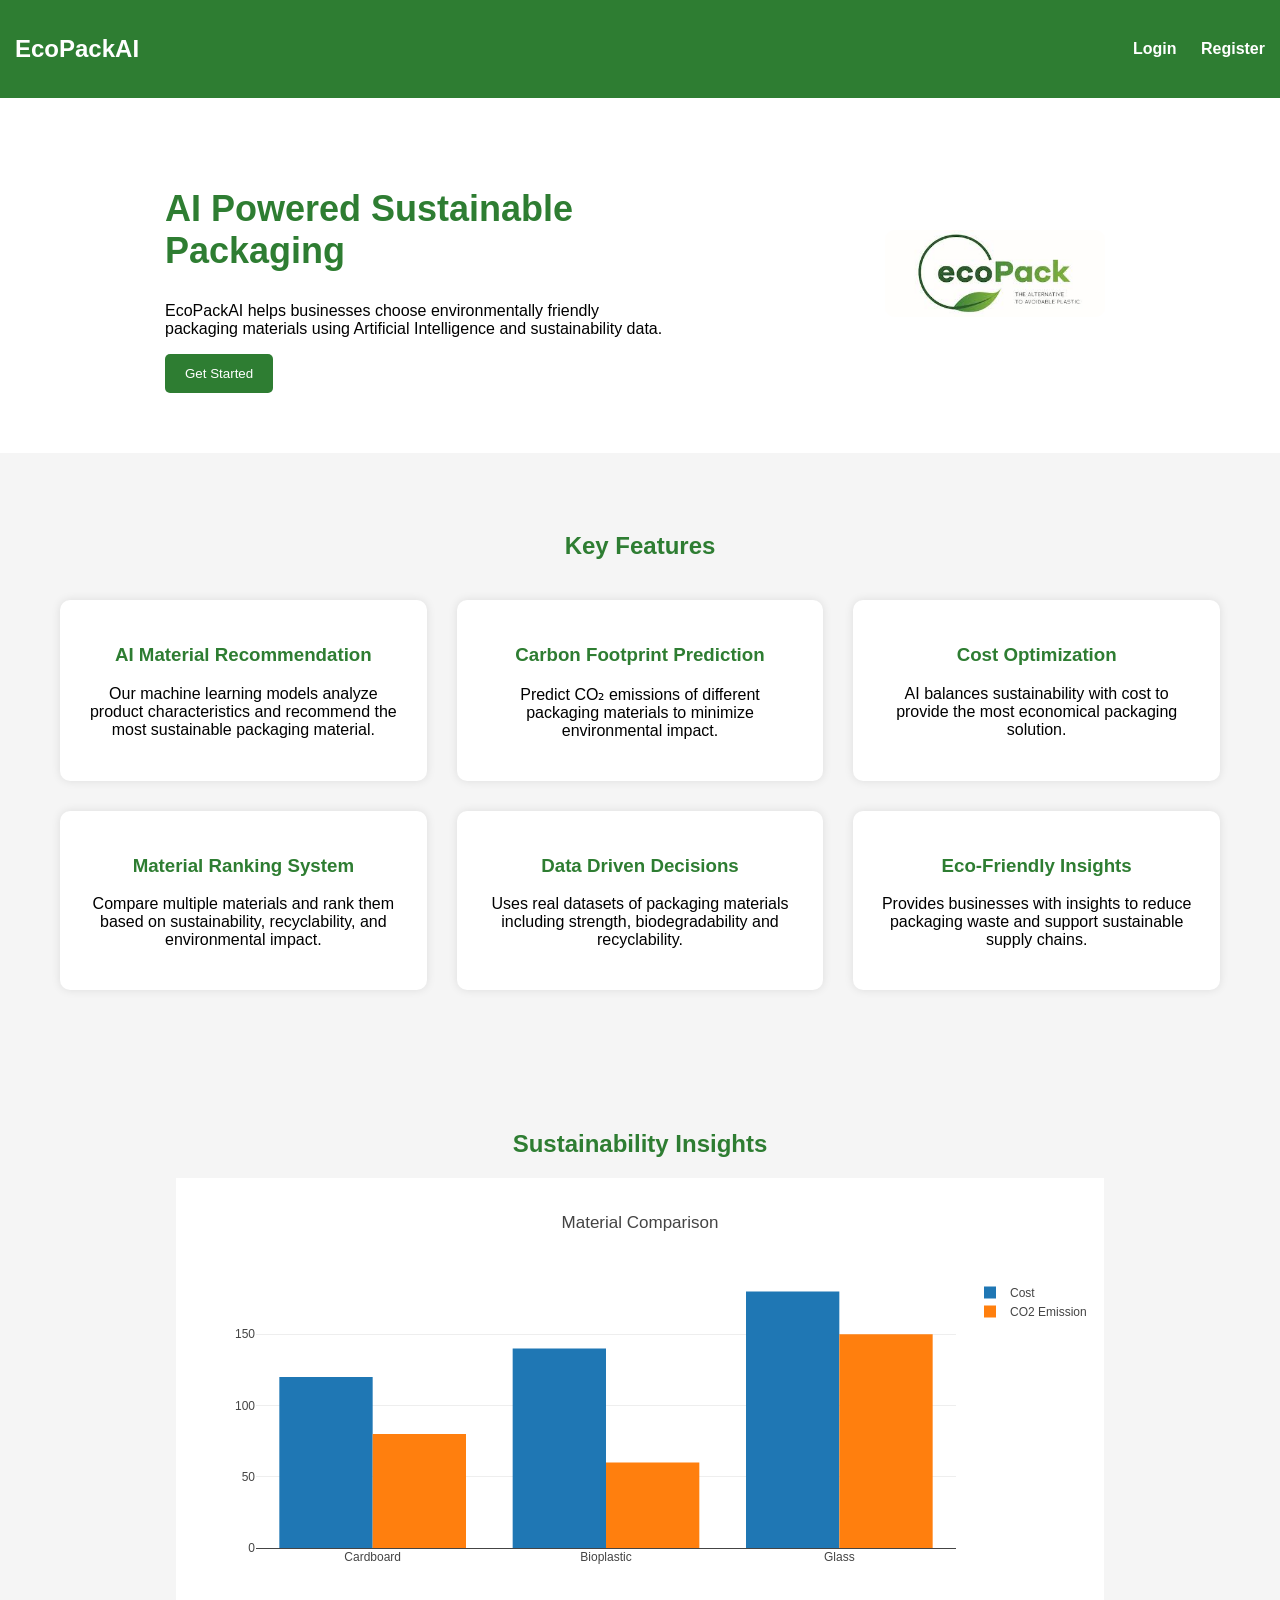
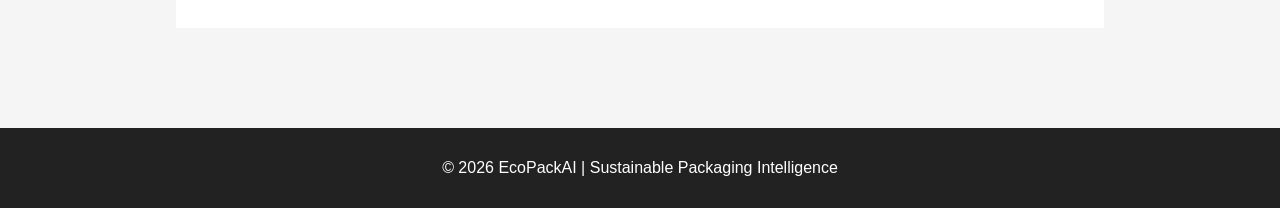
<file: EcoPackAI/templates/index.html>
<!DOCTYPE html>
<html lang="en">
<head>

<meta charset="UTF-8">
<title>EcoPackAI</title>

<script src="https://cdn.plot.ly/plotly-latest.min.js"></script>

<style>

body{
font-family: Arial;
margin:0;
background:#f5f5f5;
}

header{
background:#2e7d32;
color:white;
padding:15px;
display:flex;
justify-content:space-between;
align-items:center;
}

nav a{
color:white;
margin-left:20px;
text-decoration:none;
font-weight:bold;
}

.hero{
display:flex;
align-items:center;
justify-content:space-around;
padding:60px;
background:white;
}

.hero-text{
max-width:500px;
}

.hero-text h1{
font-size:36px;
color:#2e7d32;
}

.hero-images img{
width:220px;
margin:10px;
border-radius:10px;
}

.features{
padding:60px;
text-align:center;
}

.features h2{
color:#2e7d32;
margin-bottom:40px;
}

.feature-grid{
display:grid;
grid-template-columns:repeat(3,1fr);
gap:30px;
}

.feature{
background:white;
padding:25px;
border-radius:10px;
box-shadow:0 0 10px rgba(0,0,0,0.1);
}

.feature h3{
color:#2e7d32;
}

footer{
background:#222;
color:white;
text-align:center;
padding:15px;
margin-top:40px;
}

button{
padding:12px 20px;
background:#2e7d32;
border:none;
color:white;
border-radius:5px;
cursor:pointer;
}

</style>

</head>

<body>

<header>

<h2>EcoPackAI</h2>

<nav>
<a href="/login">Login</a>
<a href="/register">Register</a>
</nav>

</header>


<section class="hero">

<div class="hero-text">

<h1>AI Powered Sustainable Packaging</h1>

<p>
EcoPackAI helps businesses choose environmentally friendly packaging materials
using Artificial Intelligence and sustainability data.
</p>

<a href="/register">
<button>Get Started</button>
</a>

</div>


<div class="hero-images">

<img src="[data-uri]">

</div>

</section>


<section class="features">

<h2>Key Features</h2>

<div class="feature-grid">

<div class="feature">
<h3>AI Material Recommendation</h3>
<p>
Our machine learning models analyze product characteristics and recommend
the most sustainable packaging material.
</p>
</div>

<div class="feature">
<h3>Carbon Footprint Prediction</h3>
<p>
Predict CO₂ emissions of different packaging materials to minimize
environmental impact.
</p>
</div>

<div class="feature">
<h3>Cost Optimization</h3>
<p>
AI balances sustainability with cost to provide the most economical
packaging solution.
</p>
</div>

<div class="feature">
<h3>Material Ranking System</h3>
<p>
Compare multiple materials and rank them based on sustainability,
recyclability, and environmental impact.
</p>
</div>

<div class="feature">
<h3>Data Driven Decisions</h3>
<p>
Uses real datasets of packaging materials including strength,
biodegradability and recyclability.
</p>
</div>

<div class="feature">
<h3>Eco-Friendly Insights</h3>
<p>
Provides businesses with insights to reduce packaging waste and
support sustainable supply chains.
</p>
</div>

</div>

</section>


<section style="padding:60px; text-align:center;">

<h2 style="color:#2e7d32;">Sustainability Insights</h2>

<div id="chart" style="width:80%; margin:auto;"></div>

</section>


<footer>

<p>© 2026 EcoPackAI | Sustainable Packaging Intelligence</p>

</footer>



<script>

var materials = ["Cardboard", "Bioplastic", "Glass"];
var cost = [120, 140, 180];
var co2 = [80, 60, 150];

var trace1 = {
    x: materials,
    y: cost,
    name: 'Cost',
    type: 'bar'
};

var trace2 = {
    x: materials,
    y: co2,
    name: 'CO2 Emission',
    type: 'bar'
};

var data = [trace1, trace2];

var layout = {
    title: "Material Comparison",
    barmode: 'group'
};

Plotly.newPlot('chart', data, layout);

</script>

</body>
</html>
</file>
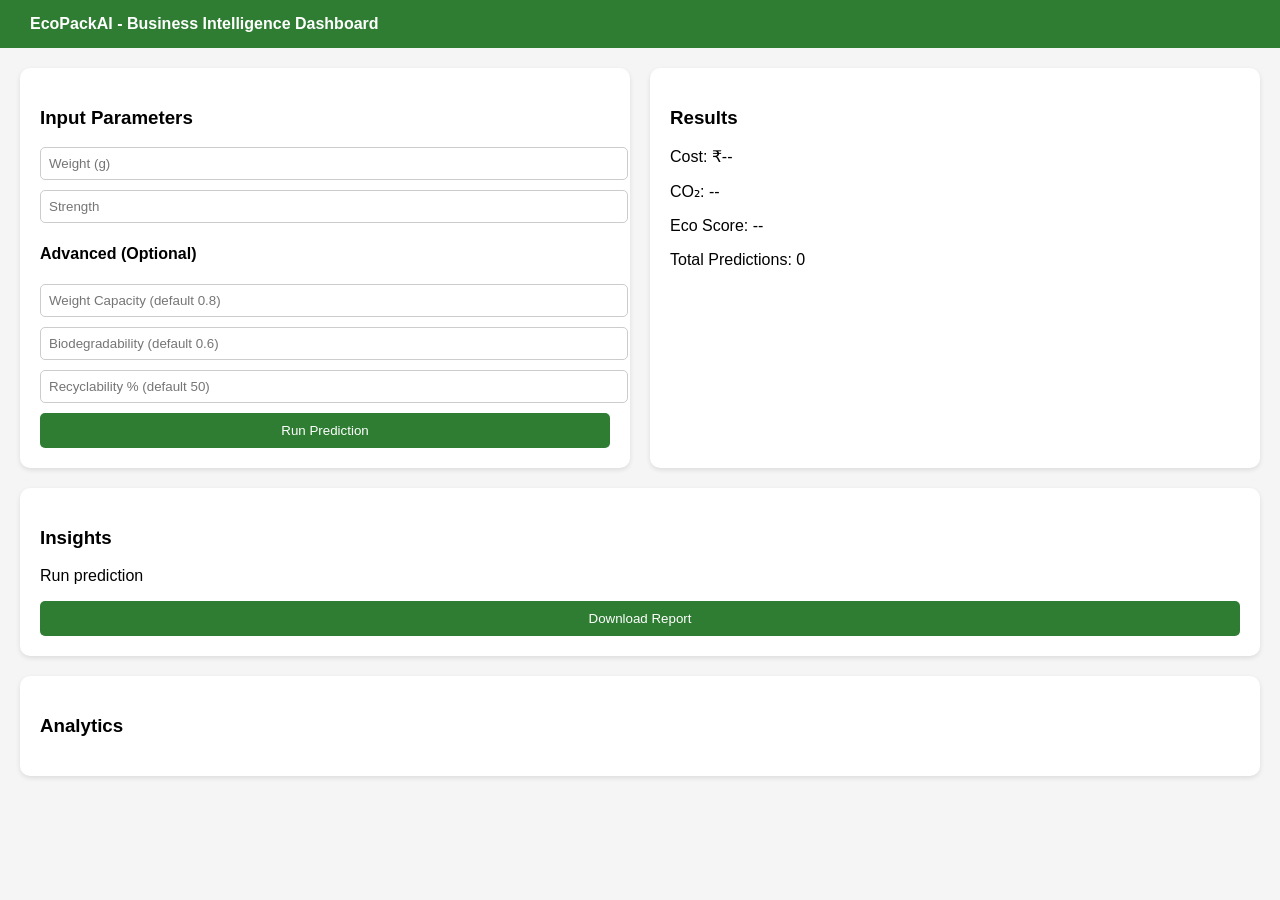
<file: ecopackai_dataset/templates/index.html>
<!DOCTYPE html>
<html lang="en">
<head>
<meta charset="UTF-8">
<meta name="viewport" content="width=device-width, initial-scale=1.0">
<title>EcoPackAI Dashboard</title>

<script src="https://cdn.plot.ly/plotly-latest.min.js"></script>

<style>
body { font-family: Arial; margin:0; background:#f5f5f5; }
header { padding:15px 30px; background:#2e7d32; color:#fff; font-weight:bold; }
.container { display:grid; grid-template-columns:1fr 1fr; gap:20px; padding:20px; }
.card { background:#fff; padding:20px; border-radius:10px; box-shadow:0 2px 5px rgba(0,0,0,0.1);}
button { width:100%; padding:10px; background:#2e7d32; color:#fff; border:none; border-radius:5px; cursor:pointer; }
button:hover { background:#256428; }
.input-group { margin-bottom:10px; }
input { width:100%; padding:8px; border:1px solid #ccc; border-radius:5px; }
.insights, .charts { grid-column: span 2; }
</style>
</head>

<body>

<header>EcoPackAI - Business Intelligence Dashboard</header>

<div class="container">

<!-- INPUT -->
<div class="card">
<h3>Input Parameters</h3>

<div class="input-group">
<input id="weight" type="number" placeholder="Weight (g)">
</div>

<div class="input-group">
<input id="strength" type="number" placeholder="Strength">
</div>

<!-- OPTIONAL ADVANCED INPUTS -->
<h4>Advanced (Optional)</h4>

<div class="input-group">
<input id="capacity" type="number" placeholder="Weight Capacity (default 0.8)">
</div>

<div class="input-group">
<input id="biodeg" type="number" placeholder="Biodegradability (default 0.6)">
</div>

<div class="input-group">
<input id="recycle" type="number" placeholder="Recyclability % (default 50)">
</div>

<button onclick="predict()">Run Prediction</button>
</div>

<!-- OUTPUT -->
<div class="card">
<h3>Results</h3>
<p>Cost: ₹<span id="cost">--</span></p>
<p>CO₂: <span id="co2">--</span></p>
<p>Eco Score: <span id="eco">--</span></p>
<p>Total Predictions: <span id="count">0</span></p>
</div>

<!-- INSIGHTS -->
<div class="card insights">
<h3>Insights</h3>
<p id="insight">Run prediction</p>
<button onclick="downloadReport()">Download Report</button>
</div>

<!-- CHARTS -->
<div class="card charts">
<h3>Analytics</h3>
<div id="chart1"></div>
<div id="chart2"></div>
</div>

</div>

<script>

let historyData = [];

async function predict() {

  const weight = document.getElementById('weight').value;
  const strength = document.getElementById('strength').value;

  // Optional inputs
  const capacity = document.getElementById('capacity').value || 0.8;
  const biodeg = document.getElementById('biodeg').value || 0.6;
  const recycle = document.getElementById('recycle').value || 50;

  if (!weight || !strength) {
    alert("Please enter weight and strength");
    return;
  }

  const res = await fetch('/predict', {
    method: 'POST',
    headers: { 'Content-Type': 'application/json' },
    body: JSON.stringify({
      weight,
      strength,
      weight_capacity: capacity,
      biodegradability: biodeg,
      recyclability: recycle
    })
  });

  const data = await res.json();

  if (data.error) {
    alert(data.error);
    return;
  }

  const result = data.data;

  document.getElementById('cost').innerText = result.predicted_cost.toFixed(2);
  document.getElementById('co2').innerText = result.predicted_co2.toFixed(0);

  let eco = Math.max(0, 100 - (result.predicted_co2 / 1000 + result.predicted_cost));
  document.getElementById('eco').innerText = eco.toFixed(2);

  historyData.push({
    cost: result.predicted_cost,
    co2: result.predicted_co2
  });

  document.getElementById('count').innerText = historyData.length;

  document.getElementById('insight').innerText =
    result.predicted_co2 > 60000
      ? "High carbon impact. Switch to eco-friendly materials."
      : result.predicted_co2 > 30000
      ? "Moderate sustainability. Optimization possible."
      : "Excellent sustainable choice.";

  updateCharts();
}

function updateCharts() {
  const cost = historyData.map(x => x.cost);
  const co2 = historyData.map(x => x.co2);

  Plotly.react('chart1', [{ y: cost, type: 'scatter' }], { title: 'Cost Trend' });
  Plotly.react('chart2', [{ y: co2, type: 'bar' }], { title: 'CO₂ Trend' });
}

function downloadReport() {
  const content = `EcoPackAI Report

Total Predictions: ${historyData.length}

Data:
${JSON.stringify(historyData, null, 2)}`;

  const blob = new Blob([content], { type: 'text/plain' });
  const a = document.createElement('a');
  a.href = URL.createObjectURL(blob);
  a.download = 'EcoPackAI_Report.txt';
  a.click();
}

</script>

</body>
</html>
</file>
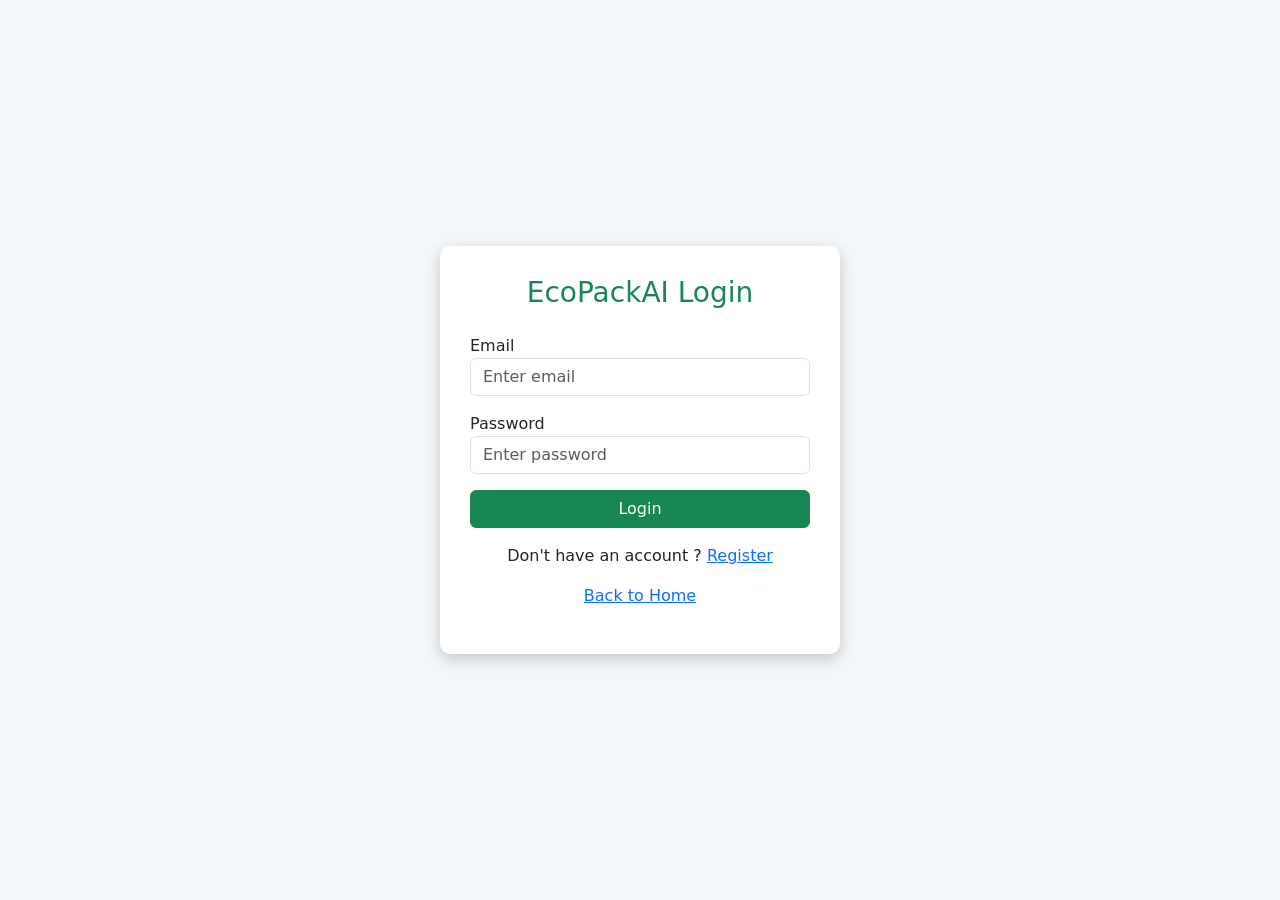
<file: EcoPackAI/templates/login.html>
<!DOCTYPE html>
<html lang="en">

<head>

<meta charset="UTF-8">
<title>Login - EcoPackAI</title>

<link rel="stylesheet"
href="https://cdn.jsdelivr.net/npm/bootstrap@5.3.2/dist/css/bootstrap.min.css">

<style>
body{
background:#f4f7f9;
display:flex;
justify-content:center;
align-items:center;
height:100vh;
}
.login-card{
width:400px;
padding:30px;
background:white;
border-radius:10px;
box-shadow:0 5px 15px rgba(0,0,0,0.2);
}
</style>

</head>

<body>

<div class="login-card">

<h3 class="text-center text-success mb-4">EcoPackAI Login</h3>

<div class="mb-3">
<label>Email</label>
<input id="email" class="form-control" placeholder="Enter email">
</div>

<div class="mb-3">
<label>Password</label>
<input id="password" type="password" class="form-control" placeholder="Enter password">
</div>

<button onclick="login()" class="btn btn-success w-100">
Login
</button>

<p class="text-center mt-3">
Don't have an account ?
<a href="/register">Register</a>
</p>

<p class="text-center">
<a href="/">Back to Home</a>
</p>

</div>

<script>

async function login(){

let email = document.getElementById("email").value
let password = document.getElementById("password").value

if(!email || !password){
alert("Please enter email and password")
return
}

try{

let res = await fetch("/login",{
method:"POST",
credentials:"include",
headers:{
"Content-Type":"application/json"
},
body:JSON.stringify({
email,
password
})
})

let data = await res.json()

if(data.success){

window.location.href="/dashboard"

}else{

alert(data.message || "Invalid email or password")

}

}catch(err){

alert("Server error. Please try again.")

}

}

</script>

</body>
</html>
</file>
